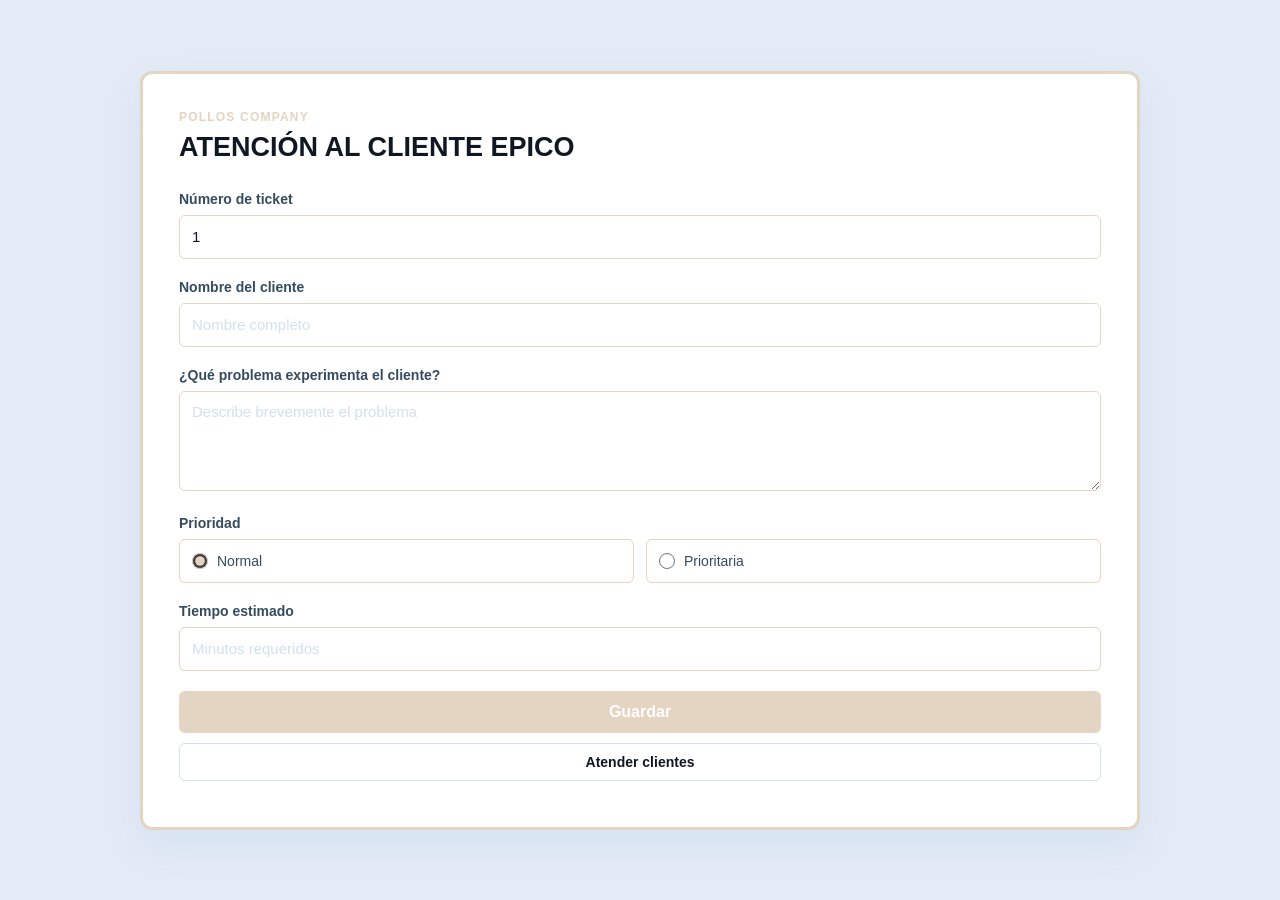
<file: AHORASILAAPP/index.html>
<!DOCTYPE html>
<html lang="es">

<head>
    <meta charset="UTF-8">
    <meta name="viewport" content="width=device-width, initial-scale=1.0">
    <title>Tickets | Pollos Company</title>
    <link rel="stylesheet" href="style.css">
    <link rel="icon" href="#">
</head>

<body>
    <main class="formulario">
        <header class="encabezado">
            <p class="etiqueta-superior">Pollos Company</p>
            <h1>ATENCIÓN AL CLIENTE EPICO</h1>
        </header>

        <form id="formulario-ticket">
            <div class="campo">
                <label for="numero-ticket">Número de ticket</label>
                <input id="numero-ticket" name="numero-ticket" type="number" min="1" readonly required>
            </div>

            <div class="campo">
                <label for="nombre-cliente">Nombre del cliente</label>
                <input id="nombre-cliente" name="nombre-cliente" type="text" placeholder="Nombre completo" required>
            </div>

            <div class="campo">
                <label for="tipo-problema">¿Qué problema experimenta el cliente?</label>
                <textarea id="tipo-problema" name="tipo-problema" placeholder="Describe brevemente el problema"
                    required></textarea>
            </div>

            <fieldset>
                <legend>Prioridad</legend>
                <div class="opciones-prioridad">
                    <label class="opcion" for="prioridad-normal">
                        <input id="prioridad-normal" name="prioridad" type="radio" value="normal" checked>
                        Normal
                    </label>
                    <label class="opcion" for="prioridad-prioritaria">
                        <input id="prioridad-prioritaria" name="prioridad" type="radio" value="prioritaria">
                        Prioritaria
                    </label>
                </div>
            </fieldset>

            <div class="campo">
                <label for="tiempo-estimado">Tiempo estimado</label>
                <input id="tiempo-estimado" name="tiempo-estimado" type="number" min="1"
                    placeholder="Minutos requeridos" required>
            </div>

            <button type="submit" class="boton-enviar">Guardar</button>
            <button type="button" class="boton-atender-clientes" id="boton-atender-clientes">Atender clientes</button>
            <p id="mensaje-guardado" role="status" aria-live="polite"></p>
        </form>
    </main>
    <script src="script.js" defer></script>
</body>

</html>
</file>
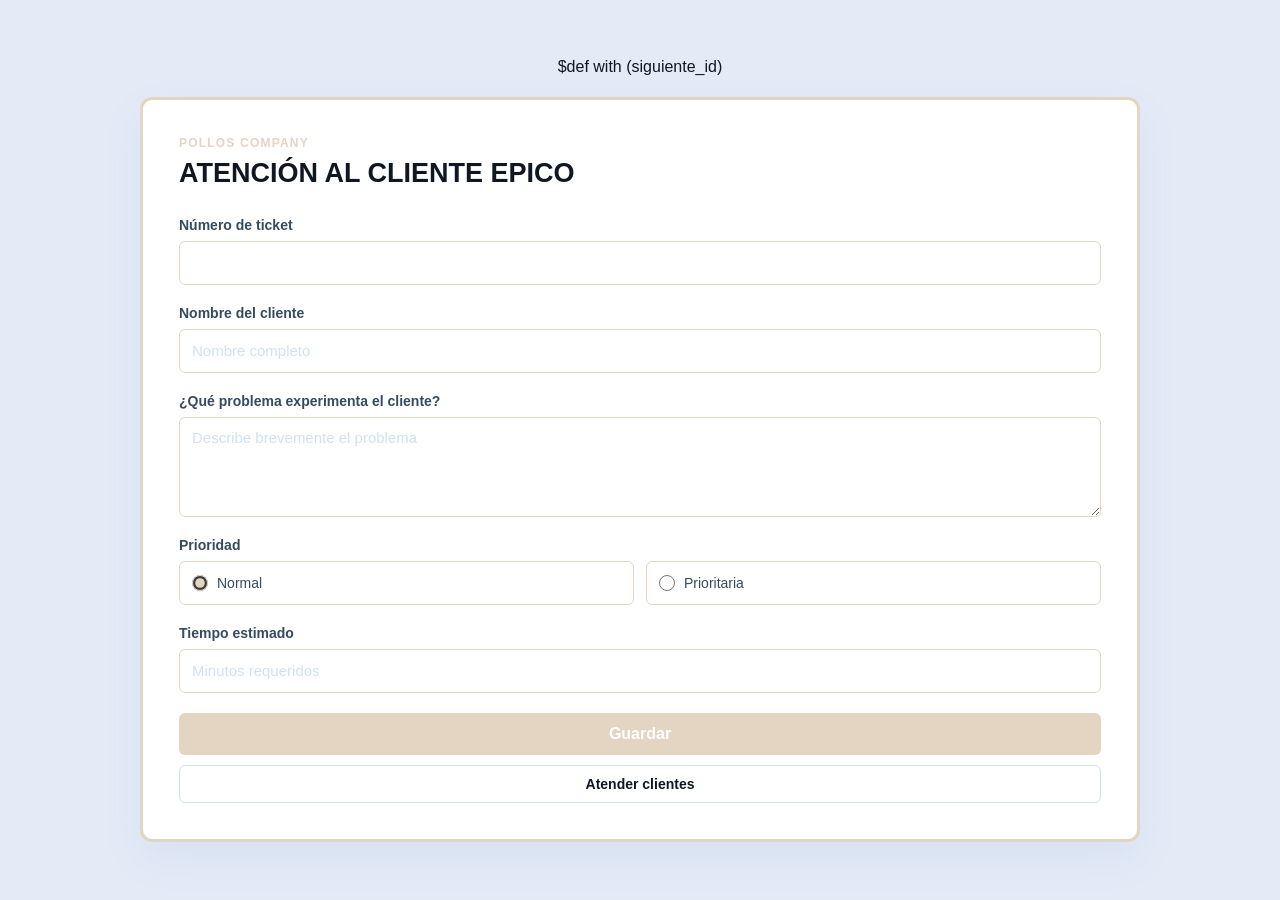
<file: views/index.html>
$def with (siguiente_id)
<!DOCTYPE html>
<html lang="es">
<head>
    <meta charset="UTF-8">
    <meta name="viewport" content="width=device-width, initial-scale=1.0">
    <title>Tickets | Pollos Company</title>
    <link rel="stylesheet" href="/static/style.css">
</head>
<body>
    <main class="formulario">
        <header class="encabezado">
            <p class="etiqueta-superior">Pollos Company</p>
            <h1>ATENCIÓN AL CLIENTE EPICO</h1>
        </header>

        <form method="POST" id="formulario-ticket">
            <div class="campo">
                <label for="numero-ticket">Número de ticket</label>
                <!-- Usamos $siguiente_id para que Python ponga el número correcto -->
                <input id="numero-ticket" name="numero-ticket" type="number" value="$siguiente_id" readonly required>
            </div>

            <div class="campo">
                <label for="nombre-cliente">Nombre del cliente</label>
                <input id="nombre-cliente" name="nombre-cliente" type="text" placeholder="Nombre completo" required>
            </div>

            <div class="campo">
                <label for="tipo-problema">¿Qué problema experimenta el cliente?</label>
                <textarea id="tipo-problema" name="tipo-problema" placeholder="Describe brevemente el problema" required></textarea>
            </div>

            <fieldset>
                <legend>Prioridad</legend>
                <div class="opciones-prioridad">
                    <label class="opcion" for="prioridad-normal">
                        <input id="prioridad-normal" name="prioridad" type="radio" value="normal" checked> Normal
                    </label>
                    <label class="opcion" for="prioridad-prioritaria">
                        <input id="prioridad-prioritaria" name="prioridad" type="radio" value="prioritaria"> Prioritaria
                    </label>
                </div>
            </fieldset>

            <div class="campo">
                <label for="tiempo-estimado">Tiempo estimado</label>
                <input id="tiempo-estimado" name="tiempo-estimado" type="number" min="1" placeholder="Minutos requeridos" required>
            </div>

            <button type="submit" class="boton-enviar">Guardar</button>
            <button type="button" class="boton-atender-clientes" onclick="window.location.href='/atender'">Atender clientes</button>        
        </form>
    </main>
</body>
</html>
</file>
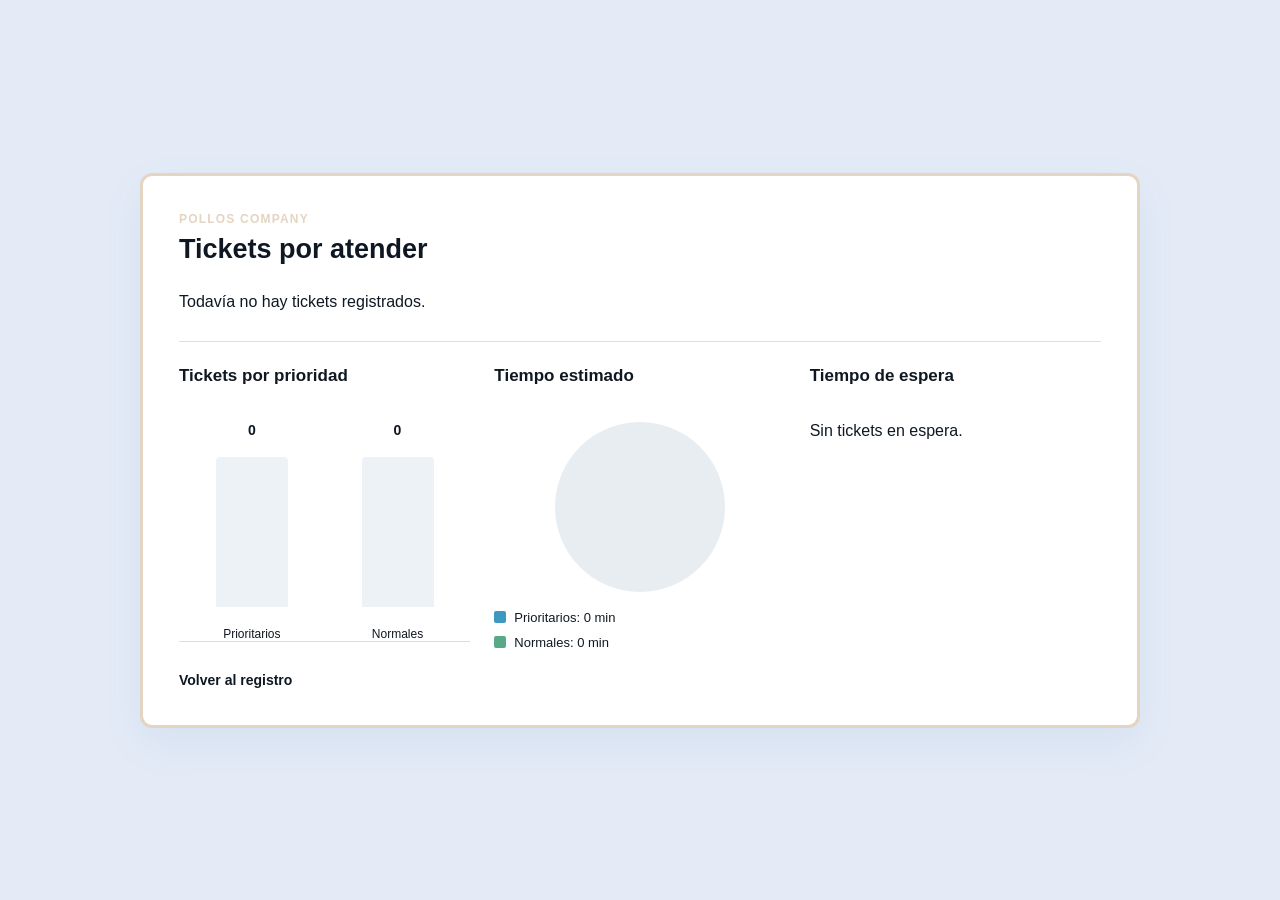
<file: AHORASILAAPP/atender.html>
<!DOCTYPE html>
<html lang="es">

<head>
    <meta charset="UTF-8">
    <meta name="viewport" content="width=device-width, initial-scale=1.0">
    <title>Atender clientes | Pollos Company</title>
    <link rel="stylesheet" href="style.css">
    <link rel="icon" href="#">
</head>

<body>
    <main class="formulario">
        <header class="encabezado">
            <p class="etiqueta-superior">Pollos Company</p>
            <h1>Tickets por atender</h1>
        </header>

        <section id="lista-tickets" class="lista-tickets" aria-live="polite"></section>
        <section class="panel-graficas" aria-label="Estadísticas de los tickets">
            <section class="grafica-panel" aria-labelledby="titulo-grafica-prioridad">
                <h2 id="titulo-grafica-prioridad">Tickets por prioridad</h2>
                <div id="grafica-prioridades" class="grafica-columnas"></div>
            </section>
            <section class="grafica-panel" aria-labelledby="titulo-grafica-tiempos">
                <h2 id="titulo-grafica-tiempos">Tiempo estimado</h2>
                <div id="grafica-tiempos" class="grafica-pastel"></div>
            </section>
            <section class="grafica-panel" aria-labelledby="titulo-grafica-espera">
                <h2 id="titulo-grafica-espera">Tiempo de espera</h2>
                <div id="grafica-espera" class="grafica-linea"></div>
            </section>
        </section>
        <a class="boton-volver" href="index.html">Volver al registro</a>
    </main>
    <script src="script.js" defer></script>
</body>

</html>
</file>
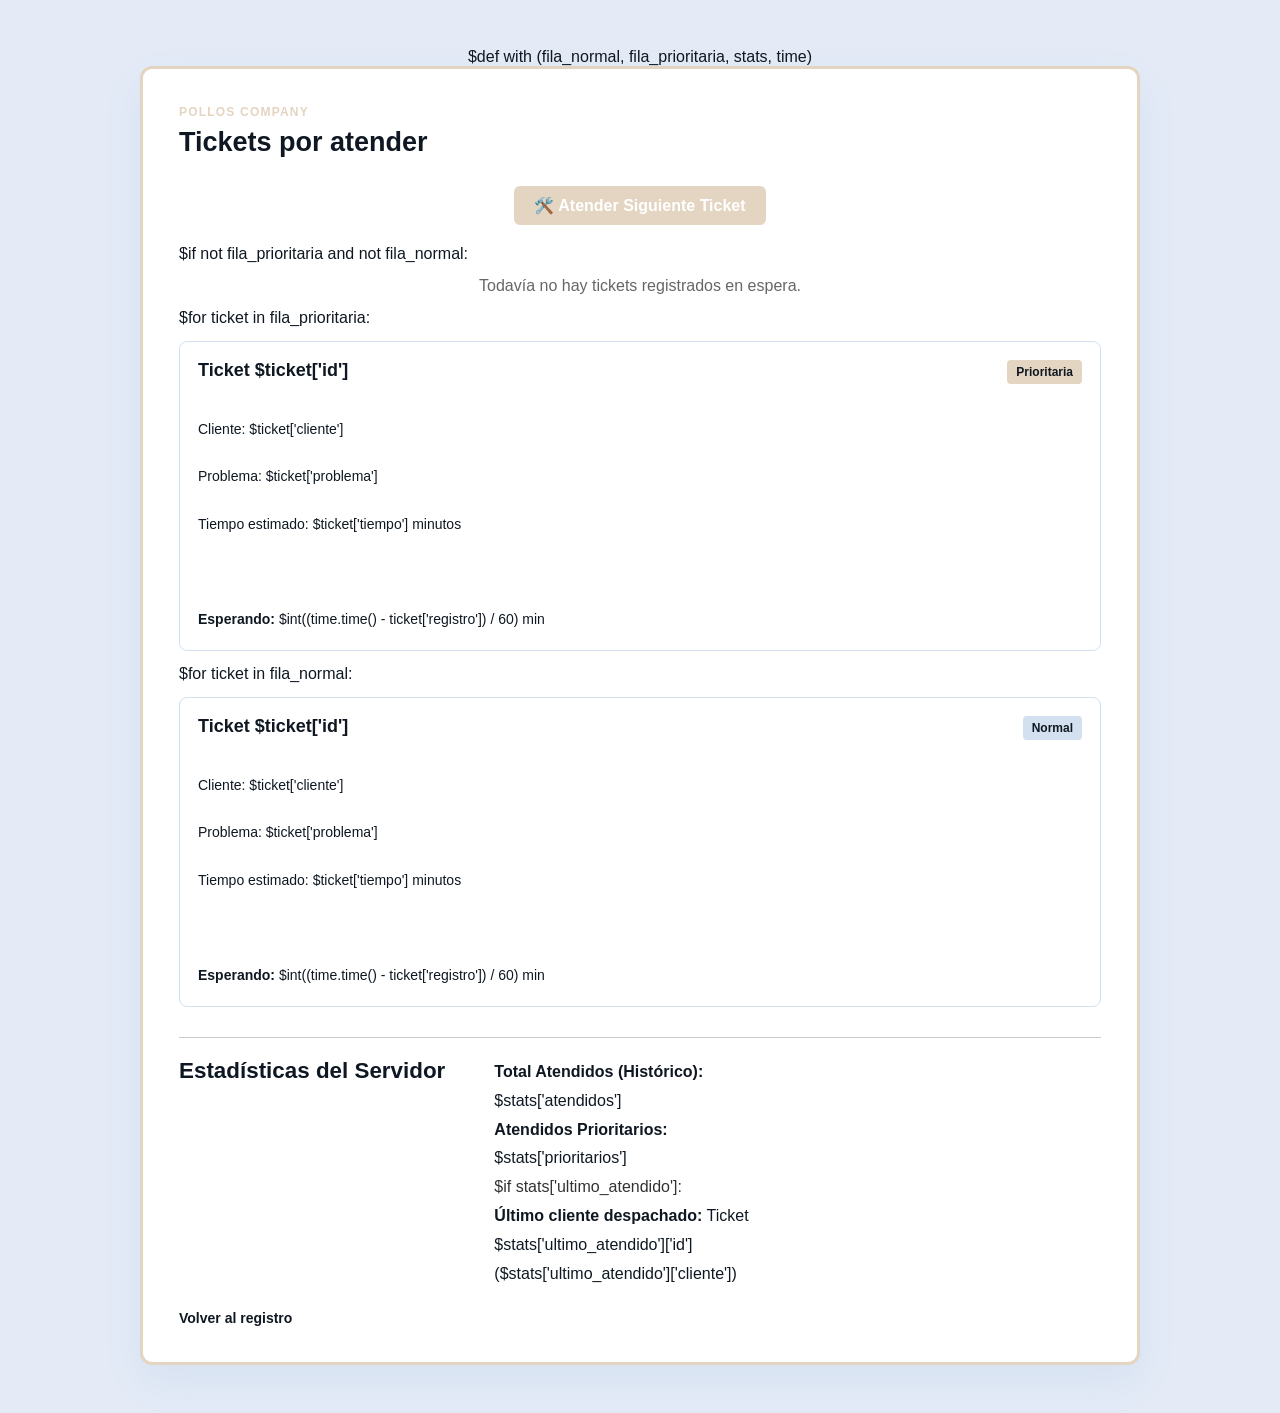
<file: views/atender.html>
$def with (fila_normal, fila_prioritaria, stats, time)
<!DOCTYPE html>
<html lang="es">
<head>
    <meta charset="UTF-8">
    <meta name="viewport" content="width=device-width, initial-scale=1.0">
    <title>Atender clientes | Pollos Company</title>
    <link rel="stylesheet" href="/static/style.css">
</head>
<body>
    <main class="formulario">
        <header class="encabezado">
            <p class="etiqueta-superior">Pollos Company</p>
            <h1>Tickets por atender</h1>
        </header>

        <form method="POST" style="margin-bottom: 20px; display: flex; justify-content: center;">
            <button type="submit" class="boton-enviar" style="width: auto; padding: 10px 20px;">🛠️ Atender Siguiente Ticket</button>
        </form>

        <section id="lista-tickets" class="lista-tickets">
            $if not fila_prioritaria and not fila_normal:
                <p style="text-align: center; color: #666;">Todavía no hay tickets registrados en espera.</p>
            
            $for ticket in fila_prioritaria:
                <article class="ticket">
                    <h2>Ticket $ticket['id']</h2>
                    <div class="acciones-ticket">
                        <span class="etiqueta-prioridad prioritaria">Prioritaria</span>
                    </div>
                    <p class="detalles-ticket">
                        Cliente: $ticket['cliente']<br>
                        Problema: $ticket['problema']<br>
                        Tiempo estimado: $ticket['tiempo'] minutos<br>
                        <br>
                        <strong>Esperando:</strong> $int((time.time() - ticket['registro']) / 60) min
                    </p>
                </article>

            $for ticket in fila_normal:
                <article class="ticket">
                    <h2>Ticket $ticket['id']</h2>
                    <div class="acciones-ticket">
                        <span class="etiqueta-prioridad normal">Normal</span>
                    </div>
                    <p class="detalles-ticket">
                        Cliente: $ticket['cliente']<br>
                        Problema: $ticket['problema']<br>
                        Tiempo estimado: $ticket['tiempo'] minutos<br>
                        <br>
                        <strong>Esperando:</strong> $int((time.time() - ticket['registro']) / 60) min
                    </p>
                </article>
        </section>

        <section class="panel-graficas" style="margin-top: 30px; border-top: 1px solid #ccc; padding-top: 20px;">
            <h2 id="titulo-grafica-prioridad" style="font-size: 1.4rem; margin-bottom: 10px;">Estadísticas del Servidor</h2>
            <ul style="list-style: none; padding: 0; line-height: 1.8; color: #333;">
                <li><strong>Total Atendidos (Histórico):</strong> $stats['atendidos']</li>
                <li><strong>Atendidos Prioritarios:</strong> $stats['prioritarios']</li>
                $if stats['ultimo_atendido']:
                    <li><strong>Último cliente despachado:</strong> Ticket $stats['ultimo_atendido']['id'] ($stats['ultimo_atendido']['cliente'])</li>
            </ul>
        </section>

        <a class="boton-volver" href="/">Volver al registro</a>
    </main>
</body>
</html>
</file>
<file: AHORASILAAPP/style.css>
:root {
    --fondo: #E4EBF7;
    --fondo-secundario: #D2E0EF;
    --color-3: #EDD9CB;
    --color-4: #E6D7BD;
    --importante: #E4D4C2;
    --color-prioritaria: #3d98c2;
    --color-normal: #57a987;
    --letras: #0f1822;


    color-scheme: light;
}

* {
    padding: 0;
    margin: 0;
    box-sizing: border-box;
    color: var(--letras);
    font-family: "Segoe UI", sans-serif;
}

body {
    min-height: 100vh;
    margin: 0;
    padding: 48px 20px;
    display: grid;
    place-items: center;
    background: var(--fondo);
}

.formulario {
    width: min(100%, 1000px);
    padding: 36px;
    background: white;
    border: 3px solid var(--importante);
    border-radius: 12px;
    box-shadow: 0 16px 40px rgb(48 121 160 / 8%);
}

.encabezado {
    margin-bottom: 28px;
}

.etiqueta-superior {
    margin: 0 0 8px;
    color: var(--importante);
    font-size: 12px;
    font-weight: 700;
    letter-spacing: 1.2px;
    text-transform: uppercase;
}

h1 {
    margin: 0;
    font-size: 27px;
    font-weight: 650;
}

.campo {
    margin-bottom: 20px;
}

label,
legend {
    display: block;
    margin-bottom: 8px;
    color: #354b60;
    font-size: 14px;
    font-weight: 600;
}

input,
textarea,
select {
    width: 100%;
    padding: 11px 12px;
    border: 1px solid var(--importante);
    border-radius: 6px;
    background: white;
    font-size: 15px;
}

input,
select {
    min-height: 44px;
}

textarea {
    min-height: 100px;
    resize: vertical;
}

input::placeholder,
textarea::placeholder {
    color: var(--fondo-secundario);
}

input:focus,
textarea:focus,
select:focus {
    outline: 3px solid var(--importante);
    border-color: var(--fondo-secundario);
}

fieldset {
    margin: 0 0 20px;
    padding: 0;
    border: 0;
}

.opciones-prioridad {
    display: flex;
    gap: 12px;
}

.opcion {
    display: flex;
    flex: 1;
    align-items: center;
    gap: 9px;
    min-height: 44px;
    margin: 0;
    padding: 0 12px;
    border: 1px solid var(--importante);
    border-radius: 6px;
    font-weight: 400;
    cursor: pointer;
}

.opcion input {
    width: 16px;
    min-height: 16px;
    margin: 0;
    accent-color: var(--importante);
}

.boton-enviar {
    display: block;
    width: 100%;
    padding: 12px;
    border: 0;
    border-radius: 6px;
    background: var(--importante);
    color: white;
    font-size: 16px;
    font-weight: 600;
    cursor: pointer;
}

.boton-atender-clientes,
.boton-atender-ticket {
    padding: 10px 14px;
    border: 1px solid var(--fondo-secundario);
    border-radius: 6px;
    background: white;
    font-size: 14px;
    font-weight: 600;
    cursor: pointer;
}

.boton-atender-clientes {
    width: 100%;
    margin-top: 10px;
}

#mensaje-guardado {
    margin-top: 10px;
    color: #354b60;
    font-size: 14px;
}

.lista-tickets {
    display: grid;
    gap: 14px;
}

.panel-graficas {
    display: grid;
    grid-template-columns: repeat(3, minmax(0, 1fr));
    gap: 24px;
    margin-top: 30px;
    padding-top: 24px;
    border-top: 1px solid var(--fondo-secundario);
}

.grafica-panel {
    min-width: 0;
}

.grafica-panel h2 {
    min-height: 42px;
    margin-bottom: 14px;
    font-size: 17px;
}

.grafica-columnas {
    display: flex;
    height: 220px;
    justify-content: space-evenly;
    align-items: flex-end;
    gap: 16px;
    padding: 0 8px;
    border-bottom: 1px solid var(--fondo-secundario);
}

.columna-prioridad {
    display: grid;
    flex: 1;
    grid-template-rows: auto 1fr auto;
    justify-items: center;
    align-items: center;
    gap: 8px;
    height: 100%;
}

.cantidad-columna {
    font-weight: 700;
    font-size: 14px;
}

.pista-columna {
    display: flex;
    width: min(72px, 80%);
    height: 150px;
    align-items: flex-end;
    overflow: hidden;
    border-radius: 4px 4px 0 0;
    background: #edf2f6;
}

.barra-columna {
    width: 100%;
    border-radius: inherit;
    transition: height 180ms ease;
}

.barra-columna.prioritarios {
    background: var(--color-prioritaria);
}

.barra-columna.normales {
    background: var(--color-normal);
}

.etiqueta-columna {
    max-width: 100%;
    font-size: 12px;
    text-align: center;
}

.grafica-pastel {
    display: grid;
    justify-items: center;
    align-content: start;
    gap: 18px;
}

.pastel-tiempo {
    width: min(100%, 170px);
    aspect-ratio: 1;
    border-radius: 50%;
}

.leyenda-pastel {
    display: grid;
    width: 100%;
    gap: 10px;
}

.item-leyenda {
    display: flex;
    align-items: center;
    gap: 8px;
    font-size: 13px;
}

.muestra-color {
    flex: 0 0 12px;
    width: 12px;
    height: 12px;
    border-radius: 2px;
}

.muestra-color.prioritarios {
    background: var(--color-prioritaria);
}

.muestra-color.normales {
    background: var(--color-normal);
}

.grafica-linea svg {
    display: block;
    width: 100%;
    height: auto;
    overflow: visible;
}

.linea-guia {
    stroke: #dce5ec;
    stroke-width: 1;
}

.etiqueta-eje {
    fill: #52677a;
    font-size: 12px;
}

.serie-espera {
    fill: none;
    stroke-width: 3;
    stroke-linecap: round;
    stroke-linejoin: round;
}

.serie-espera.prioritaria,
.punto-espera.prioritaria {
    stroke: var(--color-prioritaria);
    fill: var(--color-prioritaria);
}

.serie-espera.normal,
.punto-espera.normal {
    stroke: var(--color-normal);
    fill: var(--color-normal);
}

.punto-espera {
    stroke: white;
    stroke-width: 2;
}

.leyenda-linea {
    display: flex;
    flex-wrap: wrap;
    gap: 12px;
    margin-top: 8px;
}

.item-leyenda-linea {
    display: flex;
    align-items: center;
    gap: 6px;
    font-size: 12px;
}

.muestra-linea {
    width: 14px;
    height: 3px;
    border-radius: 2px;
}

.muestra-linea.prioritaria {
    background: var(--color-prioritaria);
}

.muestra-linea.normal {
    background: var(--color-normal);
}

.ticket {
    display: grid;
    grid-template-columns: 1fr auto;
    gap: 10px 16px;
    padding: 18px;
    border: 1px solid var(--fondo-secundario);
    border-radius: 8px;
    background: white;
}

.ticket h2 {
    font-size: 18px;
}

.acciones-ticket {
    display: flex;
    flex-direction: column;
    align-items: flex-end;
    gap: 8px;
}

.etiqueta-prioridad {
    align-self: start;
    padding: 5px 9px;
    border-radius: 4px;
    background: var(--fondo-secundario);
    font-size: 12px;
    font-weight: 700;
}

.etiqueta-prioridad.prioritaria {
    background: var(--importante);
}

.boton-atender-ticket {
    background: var(--fondo-secundario);
}

.detalles-ticket {
    grid-column: 1 / -1;
    font-size: 14px;
    line-height: 1.7;
    white-space: pre-line;
}

.boton-volver {
    display: inline-block;
    margin-top: 22px;
    font-size: 14px;
    font-weight: 600;
    text-decoration: none;
}

@media (max-width: 480px) {
    .panel-graficas {
        grid-template-columns: 1fr;
    }

    .grafica-panel h2 {
        min-height: 0;
    }
}

@media (min-width: 481px) and (max-width: 900px) {
    .panel-graficas {
        grid-template-columns: repeat(2, minmax(0, 1fr));
    }

    .grafica-panel:last-child {
        grid-column: 1 / -1;
    }
}
</file>
<file: static/style.css>
:root {
    --fondo: #E4EBF7;
    --fondo-secundario: #D2E0EF;
    --color-3: #EDD9CB;
    --color-4: #E6D7BD;
    --importante: #E4D4C2;
    --color-prioritaria: #3d98c2;
    --color-normal: #57a987;
    --letras: #0f1822;


    color-scheme: light;
}

* {
    padding: 0;
    margin: 0;
    box-sizing: border-box;
    color: var(--letras);
    font-family: "Segoe UI", sans-serif;
}

body {
    min-height: 100vh;
    margin: 0;
    padding: 48px 20px;
    display: grid;
    place-items: center;
    background: var(--fondo);
}

.formulario {
    width: min(100%, 1000px);
    padding: 36px;
    background: white;
    border: 3px solid var(--importante);
    border-radius: 12px;
    box-shadow: 0 16px 40px rgb(48 121 160 / 8%);
}

.encabezado {
    margin-bottom: 28px;
}

.etiqueta-superior {
    margin: 0 0 8px;
    color: var(--importante);
    font-size: 12px;
    font-weight: 700;
    letter-spacing: 1.2px;
    text-transform: uppercase;
}

h1 {
    margin: 0;
    font-size: 27px;
    font-weight: 650;
}

.campo {
    margin-bottom: 20px;
}

label,
legend {
    display: block;
    margin-bottom: 8px;
    color: #354b60;
    font-size: 14px;
    font-weight: 600;
}

input,
textarea,
select {
    width: 100%;
    padding: 11px 12px;
    border: 1px solid var(--importante);
    border-radius: 6px;
    background: white;
    font-size: 15px;
}

input,
select {
    min-height: 44px;
}

textarea {
    min-height: 100px;
    resize: vertical;
}

input::placeholder,
textarea::placeholder {
    color: var(--fondo-secundario);
}

input:focus,
textarea:focus,
select:focus {
    outline: 3px solid var(--importante);
    border-color: var(--fondo-secundario);
}

fieldset {
    margin: 0 0 20px;
    padding: 0;
    border: 0;
}

.opciones-prioridad {
    display: flex;
    gap: 12px;
}

.opcion {
    display: flex;
    flex: 1;
    align-items: center;
    gap: 9px;
    min-height: 44px;
    margin: 0;
    padding: 0 12px;
    border: 1px solid var(--importante);
    border-radius: 6px;
    font-weight: 400;
    cursor: pointer;
}

.opcion input {
    width: 16px;
    min-height: 16px;
    margin: 0;
    accent-color: var(--importante);
}

.boton-enviar {
    display: block;
    width: 100%;
    padding: 12px;
    border: 0;
    border-radius: 6px;
    background: var(--importante);
    color: white;
    font-size: 16px;
    font-weight: 600;
    cursor: pointer;
}

.boton-atender-clientes,
.boton-atender-ticket {
    padding: 10px 14px;
    border: 1px solid var(--fondo-secundario);
    border-radius: 6px;
    background: white;
    font-size: 14px;
    font-weight: 600;
    cursor: pointer;
}

.boton-atender-clientes {
    width: 100%;
    margin-top: 10px;
}

#mensaje-guardado {
    margin-top: 10px;
    color: #354b60;
    font-size: 14px;
}

.lista-tickets {
    display: grid;
    gap: 14px;
}

.panel-graficas {
    display: grid;
    grid-template-columns: repeat(3, minmax(0, 1fr));
    gap: 24px;
    margin-top: 30px;
    padding-top: 24px;
    border-top: 1px solid var(--fondo-secundario);
}

.grafica-panel {
    min-width: 0;
}

.grafica-panel h2 {
    min-height: 42px;
    margin-bottom: 14px;
    font-size: 17px;
}

.grafica-columnas {
    display: flex;
    height: 220px;
    justify-content: space-evenly;
    align-items: flex-end;
    gap: 16px;
    padding: 0 8px;
    border-bottom: 1px solid var(--fondo-secundario);
}

.columna-prioridad {
    display: grid;
    flex: 1;
    grid-template-rows: auto 1fr auto;
    justify-items: center;
    align-items: center;
    gap: 8px;
    height: 100%;
}

.cantidad-columna {
    font-weight: 700;
    font-size: 14px;
}

.pista-columna {
    display: flex;
    width: min(72px, 80%);
    height: 150px;
    align-items: flex-end;
    overflow: hidden;
    border-radius: 4px 4px 0 0;
    background: #edf2f6;
}

.barra-columna {
    width: 100%;
    border-radius: inherit;
    transition: height 180ms ease;
}

.barra-columna.prioritarios {
    background: var(--color-prioritaria);
}

.barra-columna.normales {
    background: var(--color-normal);
}

.etiqueta-columna {
    max-width: 100%;
    font-size: 12px;
    text-align: center;
}

.grafica-pastel {
    display: grid;
    justify-items: center;
    align-content: start;
    gap: 18px;
}

.pastel-tiempo {
    width: min(100%, 170px);
    aspect-ratio: 1;
    border-radius: 50%;
}

.leyenda-pastel {
    display: grid;
    width: 100%;
    gap: 10px;
}

.item-leyenda {
    display: flex;
    align-items: center;
    gap: 8px;
    font-size: 13px;
}

.muestra-color {
    flex: 0 0 12px;
    width: 12px;
    height: 12px;
    border-radius: 2px;
}

.muestra-color.prioritarios {
    background: var(--color-prioritaria);
}

.muestra-color.normales {
    background: var(--color-normal);
}

.grafica-linea svg {
    display: block;
    width: 100%;
    height: auto;
    overflow: visible;
}

.linea-guia {
    stroke: #dce5ec;
    stroke-width: 1;
}

.etiqueta-eje {
    fill: #52677a;
    font-size: 12px;
}

.serie-espera {
    fill: none;
    stroke-width: 3;
    stroke-linecap: round;
    stroke-linejoin: round;
}

.serie-espera.prioritaria,
.punto-espera.prioritaria {
    stroke: var(--color-prioritaria);
    fill: var(--color-prioritaria);
}

.serie-espera.normal,
.punto-espera.normal {
    stroke: var(--color-normal);
    fill: var(--color-normal);
}

.punto-espera {
    stroke: white;
    stroke-width: 2;
}

.leyenda-linea {
    display: flex;
    flex-wrap: wrap;
    gap: 12px;
    margin-top: 8px;
}

.item-leyenda-linea {
    display: flex;
    align-items: center;
    gap: 6px;
    font-size: 12px;
}

.muestra-linea {
    width: 14px;
    height: 3px;
    border-radius: 2px;
}

.muestra-linea.prioritaria {
    background: var(--color-prioritaria);
}

.muestra-linea.normal {
    background: var(--color-normal);
}

.ticket {
    display: grid;
    grid-template-columns: 1fr auto;
    gap: 10px 16px;
    padding: 18px;
    border: 1px solid var(--fondo-secundario);
    border-radius: 8px;
    background: white;
}

.ticket h2 {
    font-size: 18px;
}

.acciones-ticket {
    display: flex;
    flex-direction: column;
    align-items: flex-end;
    gap: 8px;
}

.etiqueta-prioridad {
    align-self: start;
    padding: 5px 9px;
    border-radius: 4px;
    background: var(--fondo-secundario);
    font-size: 12px;
    font-weight: 700;
}

.etiqueta-prioridad.prioritaria {
    background: var(--importante);
}

.boton-atender-ticket {
    background: var(--fondo-secundario);
}

.detalles-ticket {
    grid-column: 1 / -1;
    font-size: 14px;
    line-height: 1.7;
    white-space: pre-line;
}

.boton-volver {
    display: inline-block;
    margin-top: 22px;
    font-size: 14px;
    font-weight: 600;
    text-decoration: none;
}

@media (max-width: 480px) {
    .panel-graficas {
        grid-template-columns: 1fr;
    }

    .grafica-panel h2 {
        min-height: 0;
    }
}

@media (min-width: 481px) and (max-width: 900px) {
    .panel-graficas {
        grid-template-columns: repeat(2, minmax(0, 1fr));
    }

    .grafica-panel:last-child {
        grid-column: 1 / -1;
    }
}
</file>
